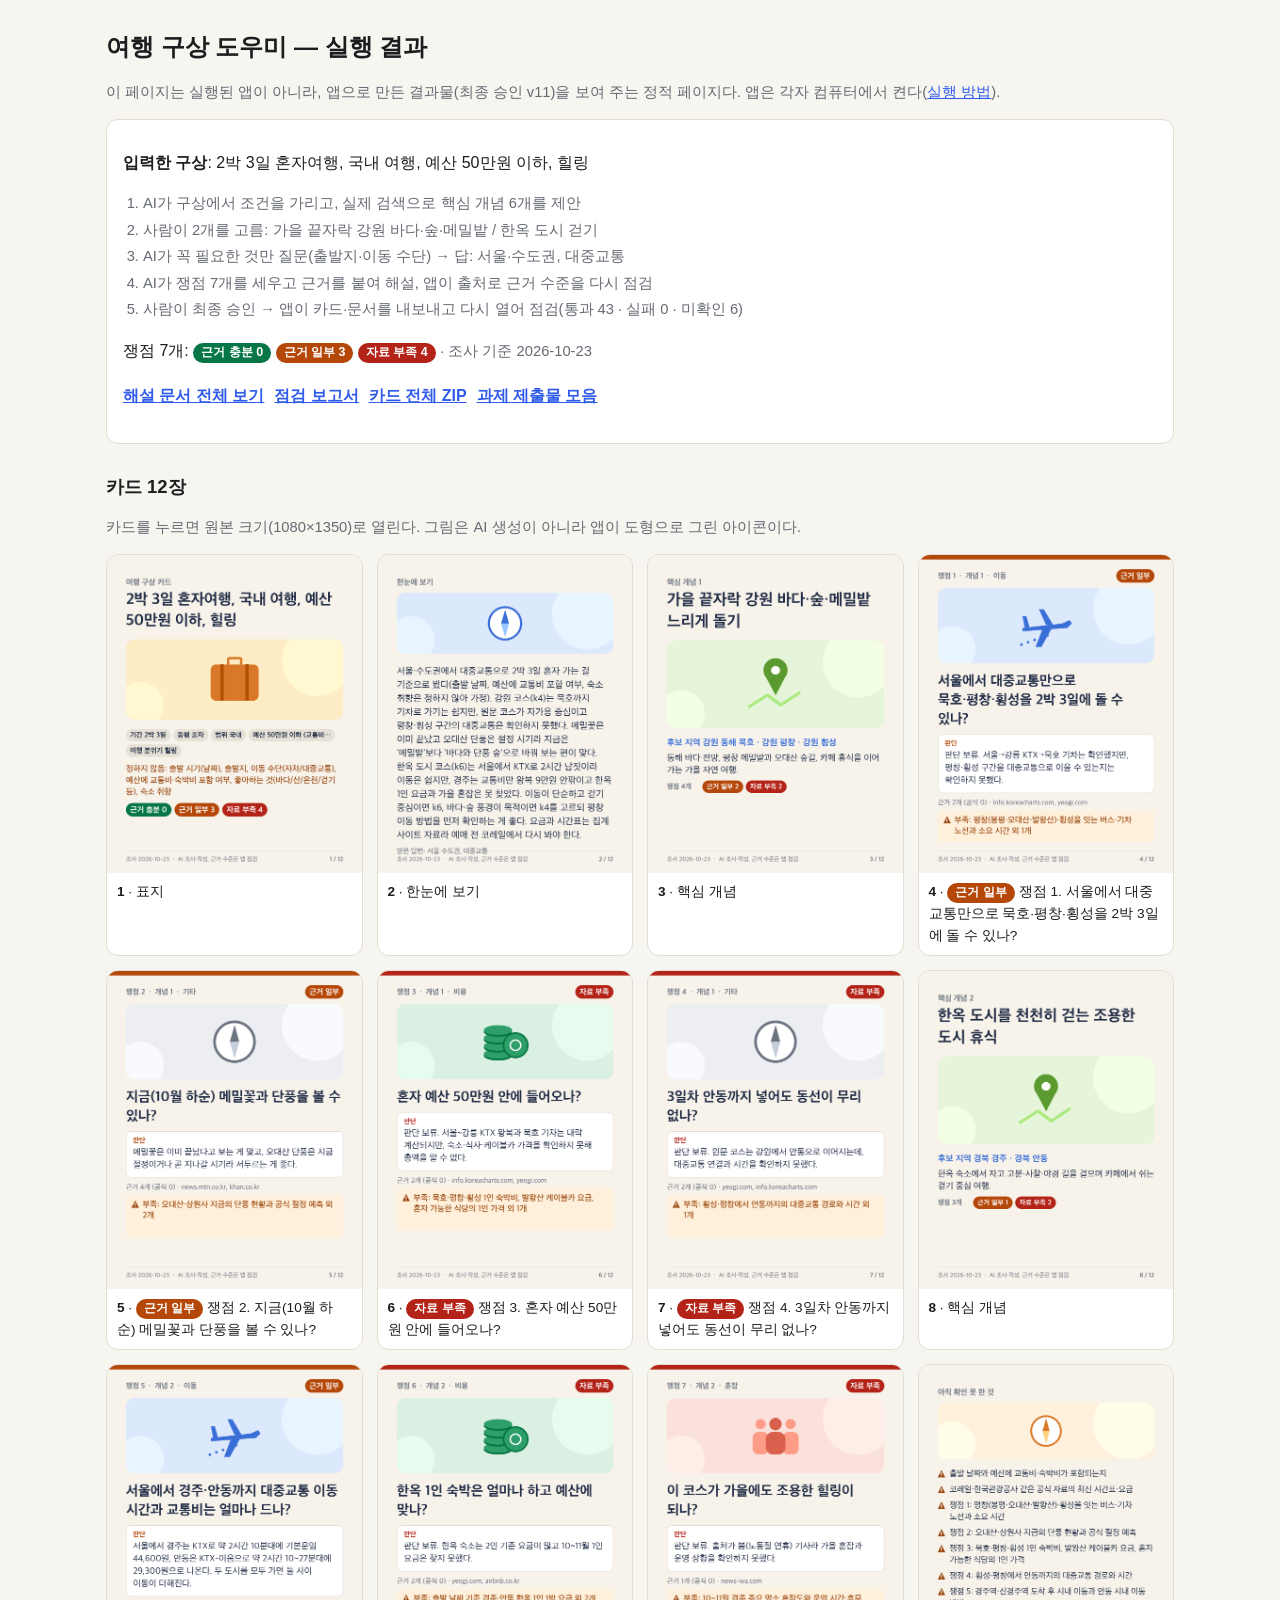
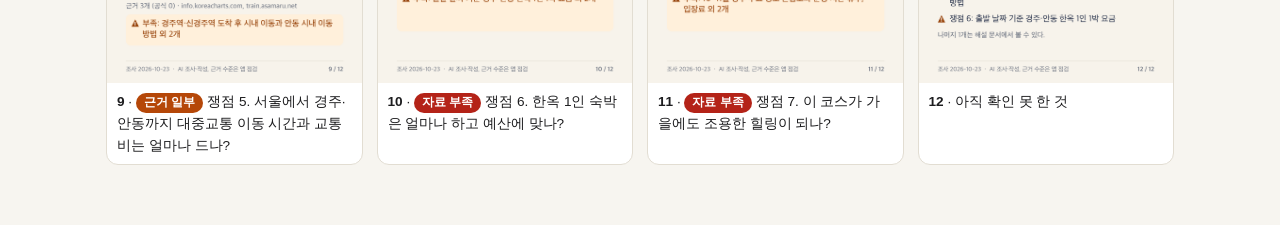
<file: docs/index.html>
<!doctype html>
<html lang="ko"><head><meta charset="utf-8"><meta name="viewport" content="width=device-width, initial-scale=1">
<title>여행 구상 결과 보기</title>
<meta name="description" content="여행 구상 도우미로 만든 정상 입력 결과: 카드 12장과 해설 문서">
<style>
:root { --bg:#f7f5f0; --fg:#1d1d1f; --muted:#666a73; --card:#fff; --line:#e2ddd2; --accent:#2f5bea; --ok:#067647; --part:#b54708; --none:#b42318; }
@media (prefers-color-scheme: dark) { :root { --bg:#16171b; --fg:#ecebe8; --muted:#a3a6ad; --card:#202227; --line:#33363d; --accent:#7f9cff; } }
* { box-sizing:border-box; }
body { margin:0; background:var(--bg); color:var(--fg); font-family:-apple-system, "Apple SD Gothic Neo", "Noto Sans KR", sans-serif; line-height:1.6; }
main { max-width:1100px; margin:0 auto; padding:28px 16px 60px; }
h1 { font-size:1.5rem; margin:0 0 4px; } h2 { font-size:1.15rem; margin:28px 0 10px; }
.muted { color:var(--muted); font-size:.92rem; }
.box { background:var(--card); border:1px solid var(--line); border-radius:12px; padding:14px 16px; margin:12px 0; }
.lv { display:inline-block; color:#fff; border-radius:99px; padding:0 8px; font-size:.78rem; font-weight:600; }
.lv.ok { background:var(--ok); } .lv.part { background:var(--part); } .lv.none { background:var(--none); }
.links a { display:inline-block; margin:4px 10px 4px 0; color:var(--accent); font-weight:600; }
.grid { display:grid; grid-template-columns:repeat(auto-fill, minmax(230px, 1fr)); gap:14px; }
figure { margin:0; background:var(--card); border:1px solid var(--line); border-radius:12px; overflow:hidden; }
figure img { width:100%; display:block; aspect-ratio:4/5; object-fit:cover; }
figcaption { padding:8px 10px; font-size:.85rem; }
ol { padding-left:20px; } li { margin:3px 0; }
a { color:var(--accent); }
</style></head>
<body><main>
<h1>여행 구상 도우미 — 실행 결과</h1>
<p class="muted">이 페이지는 실행된 앱이 아니라, 앱으로 만든 결과물(최종 승인 v11)을 보여 주는 정적 페이지다. 앱은 각자 컴퓨터에서 켠다(<a href="https://github.com/borigunbbang/travel-idea-helper#readme">실행 방법</a>).</p>

<div class="box">
<p><b>입력한 구상</b>: 2박 3일 혼자여행, 국내 여행, 예산 50만원 이하, 힐링</p>
<ol class="muted">
<li>AI가 구상에서 조건을 가리고, 실제 검색으로 핵심 개념 6개를 제안</li>
<li>사람이 2개를 고름: 가을 끝자락 강원 바다·숲·메밀밭 / 한옥 도시 걷기</li>
<li>AI가 꼭 필요한 것만 질문(출발지·이동 수단) → 답: 서울·수도권, 대중교통</li>
<li>AI가 쟁점 7개를 세우고 근거를 붙여 해설, 앱이 출처로 근거 수준을 다시 점검</li>
<li>사람이 최종 승인 → 앱이 카드·문서를 내보내고 다시 열어 점검(통과 43 · 실패 0 · 미확인 6)</li>
</ol>
<p>쟁점 7개: <span class="lv ok">근거 충분 0</span> <span class="lv part">근거 일부 3</span> <span class="lv none">자료 부족 4</span>
<span class="muted"> · 조사 기준 2026-10-23</span></p>
<p class="links"><a href="guide.html">해설 문서 전체 보기</a><a href="https://github.com/borigunbbang/travel-idea-helper/blob/main/submission/run-normal/export/check_report.md">점검 보고서</a><a href="https://github.com/borigunbbang/travel-idea-helper/raw/main/submission/run-normal/export/travel-cards.zip">카드 전체 ZIP</a><a href="https://github.com/borigunbbang/travel-idea-helper/blob/main/submission/README.md">과제 제출물 모음</a></p>
</div>

<h2>카드 12장</h2>
<p class="muted">카드를 누르면 원본 크기(1080×1350)로 열린다. 그림은 AI 생성이 아니라 앱이 도형으로 그린 아이콘이다.</p>
<div class="grid">
<figure><a href="cards/card-01-cover.png" target="_blank" rel="noopener"><img src="cards/card-01-cover.png" alt="1번째 카드" loading="lazy"></a>
<figcaption><b>1</b> · 표지</figcaption></figure>
<figure><a href="cards/card-02-overview.png" target="_blank" rel="noopener"><img src="cards/card-02-overview.png" alt="2번째 카드" loading="lazy"></a>
<figcaption><b>2</b> · 한눈에 보기</figcaption></figure>
<figure><a href="cards/card-03-concept.png" target="_blank" rel="noopener"><img src="cards/card-03-concept.png" alt="3번째 카드" loading="lazy"></a>
<figcaption><b>3</b> · 핵심 개념</figcaption></figure>
<figure><a href="cards/card-04-issue.png" target="_blank" rel="noopener"><img src="cards/card-04-issue.png" alt="4번째 카드" loading="lazy"></a>
<figcaption><b>4</b> · <span class="lv part">근거 일부</span> 쟁점 1. 서울에서 대중교통만으로 묵호·평창·횡성을 2박 3일에 돌 수 있나?</figcaption></figure>
<figure><a href="cards/card-05-issue.png" target="_blank" rel="noopener"><img src="cards/card-05-issue.png" alt="5번째 카드" loading="lazy"></a>
<figcaption><b>5</b> · <span class="lv part">근거 일부</span> 쟁점 2. 지금(10월 하순) 메밀꽃과 단풍을 볼 수 있나?</figcaption></figure>
<figure><a href="cards/card-06-issue.png" target="_blank" rel="noopener"><img src="cards/card-06-issue.png" alt="6번째 카드" loading="lazy"></a>
<figcaption><b>6</b> · <span class="lv none">자료 부족</span> 쟁점 3. 혼자 예산 50만원 안에 들어오나?</figcaption></figure>
<figure><a href="cards/card-07-issue.png" target="_blank" rel="noopener"><img src="cards/card-07-issue.png" alt="7번째 카드" loading="lazy"></a>
<figcaption><b>7</b> · <span class="lv none">자료 부족</span> 쟁점 4. 3일차 안동까지 넣어도 동선이 무리 없나?</figcaption></figure>
<figure><a href="cards/card-08-concept.png" target="_blank" rel="noopener"><img src="cards/card-08-concept.png" alt="8번째 카드" loading="lazy"></a>
<figcaption><b>8</b> · 핵심 개념</figcaption></figure>
<figure><a href="cards/card-09-issue.png" target="_blank" rel="noopener"><img src="cards/card-09-issue.png" alt="9번째 카드" loading="lazy"></a>
<figcaption><b>9</b> · <span class="lv part">근거 일부</span> 쟁점 5. 서울에서 경주·안동까지 대중교통 이동 시간과 교통비는 얼마나 드나?</figcaption></figure>
<figure><a href="cards/card-10-issue.png" target="_blank" rel="noopener"><img src="cards/card-10-issue.png" alt="10번째 카드" loading="lazy"></a>
<figcaption><b>10</b> · <span class="lv none">자료 부족</span> 쟁점 6. 한옥 1인 숙박은 얼마나 하고 예산에 맞나?</figcaption></figure>
<figure><a href="cards/card-11-issue.png" target="_blank" rel="noopener"><img src="cards/card-11-issue.png" alt="11번째 카드" loading="lazy"></a>
<figcaption><b>11</b> · <span class="lv none">자료 부족</span> 쟁점 7. 이 코스가 가을에도 조용한 힐링이 되나?</figcaption></figure>
<figure><a href="cards/card-12-gaps.png" target="_blank" rel="noopener"><img src="cards/card-12-gaps.png" alt="12번째 카드" loading="lazy"></a>
<figcaption><b>12</b> · 아직 확인 못 한 것</figcaption></figure>
</div>
</main></body></html>
</file>
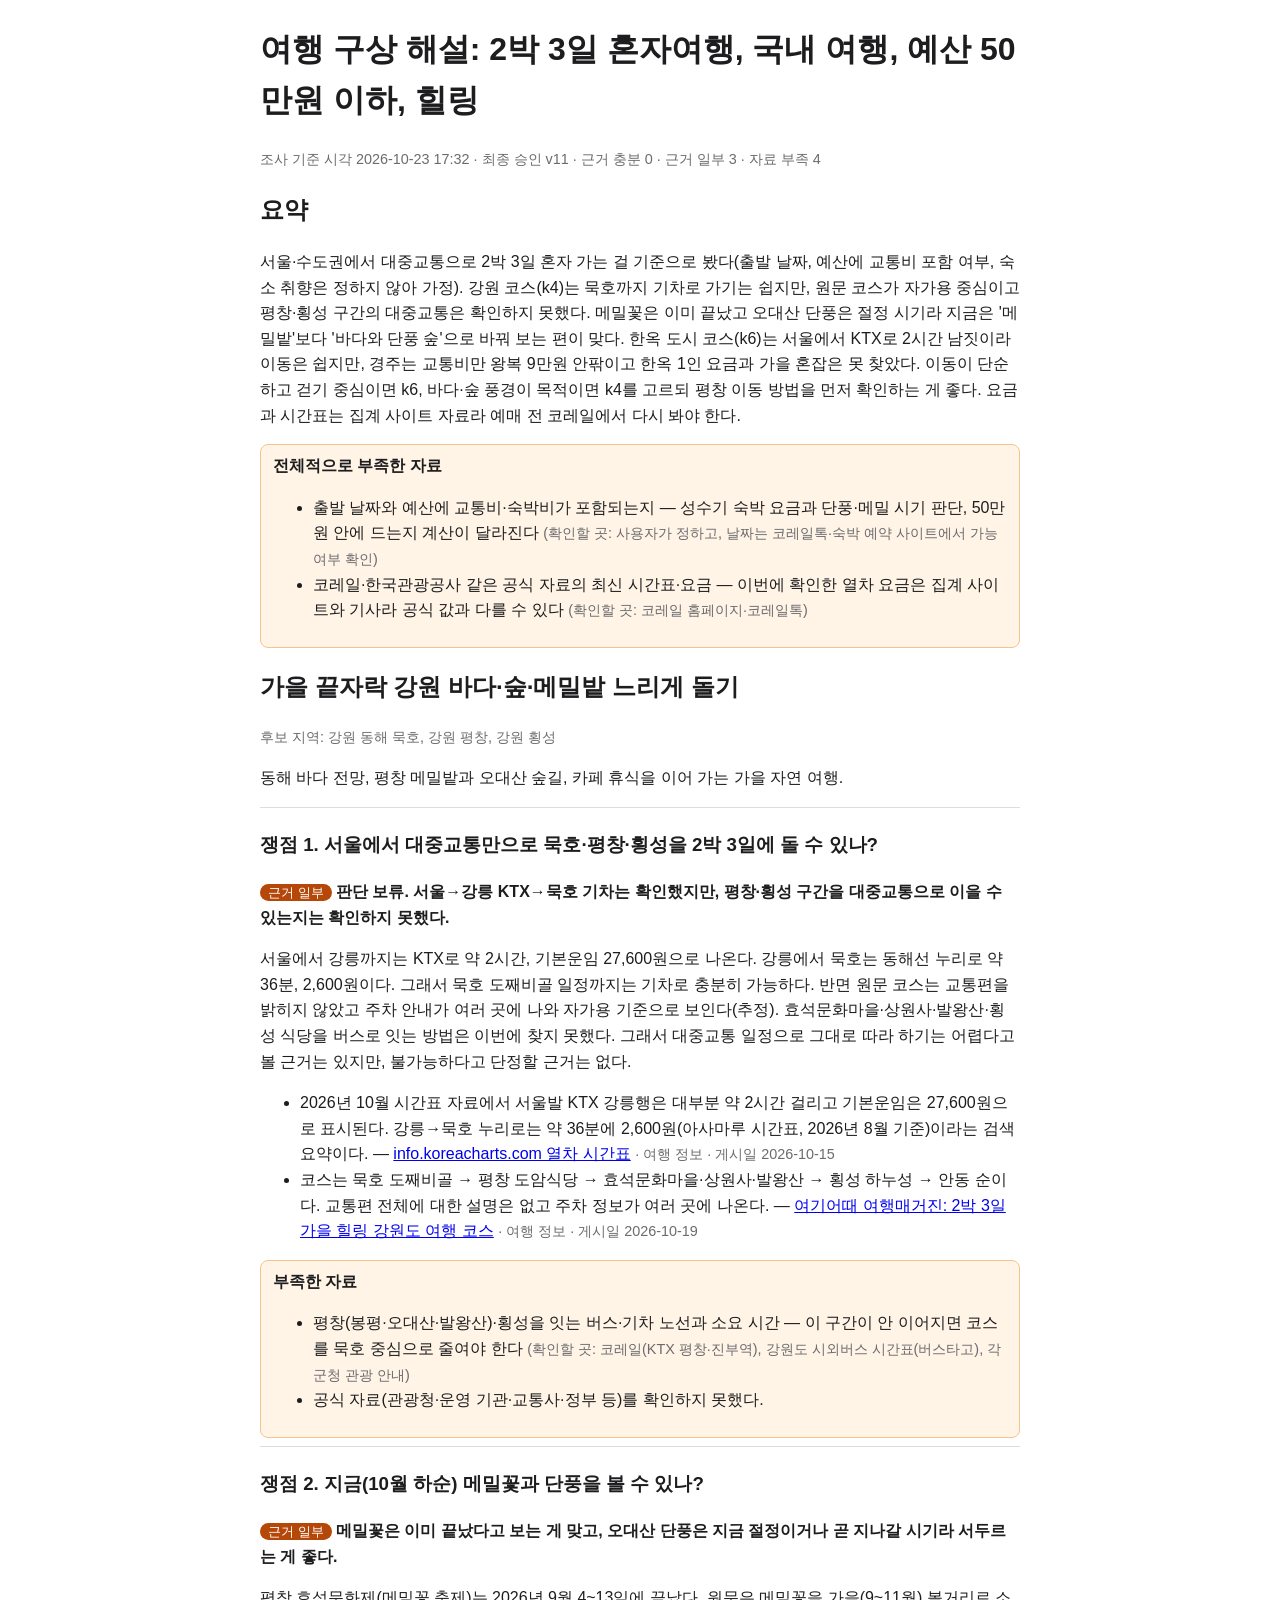
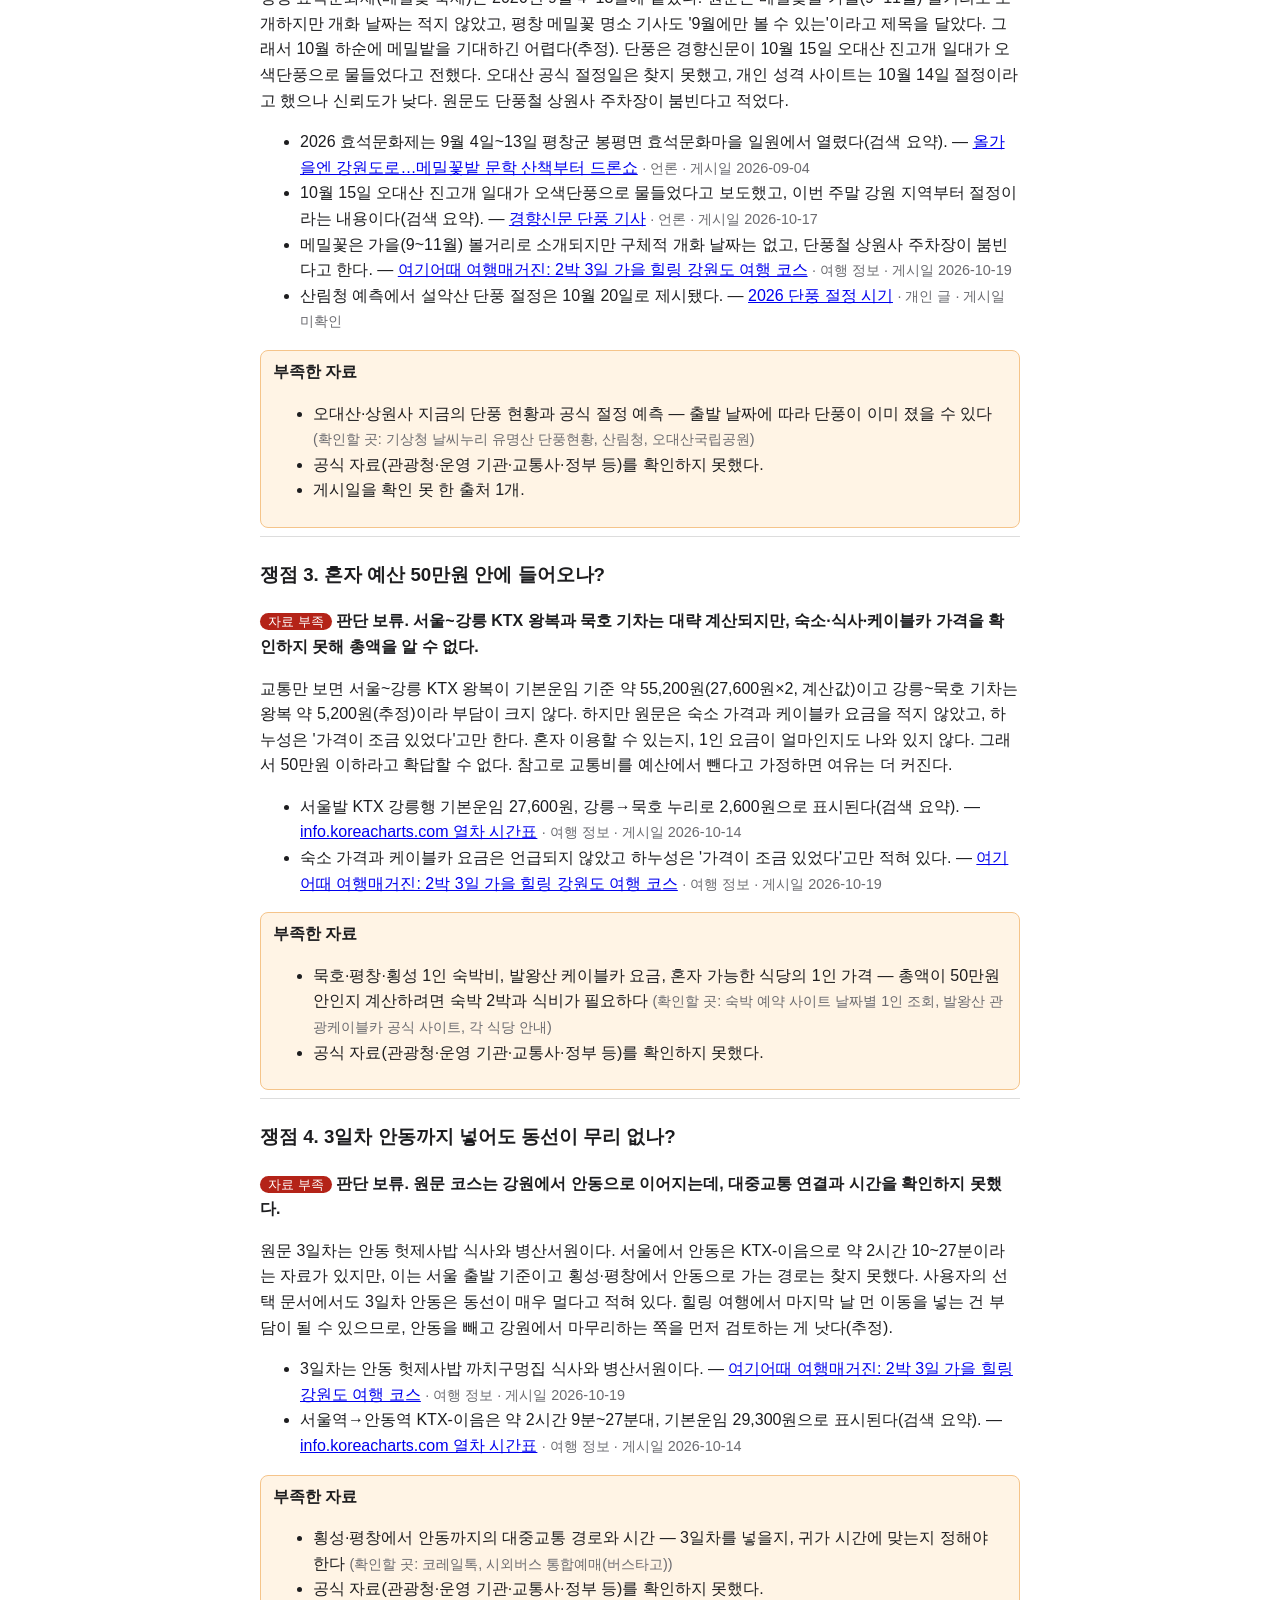
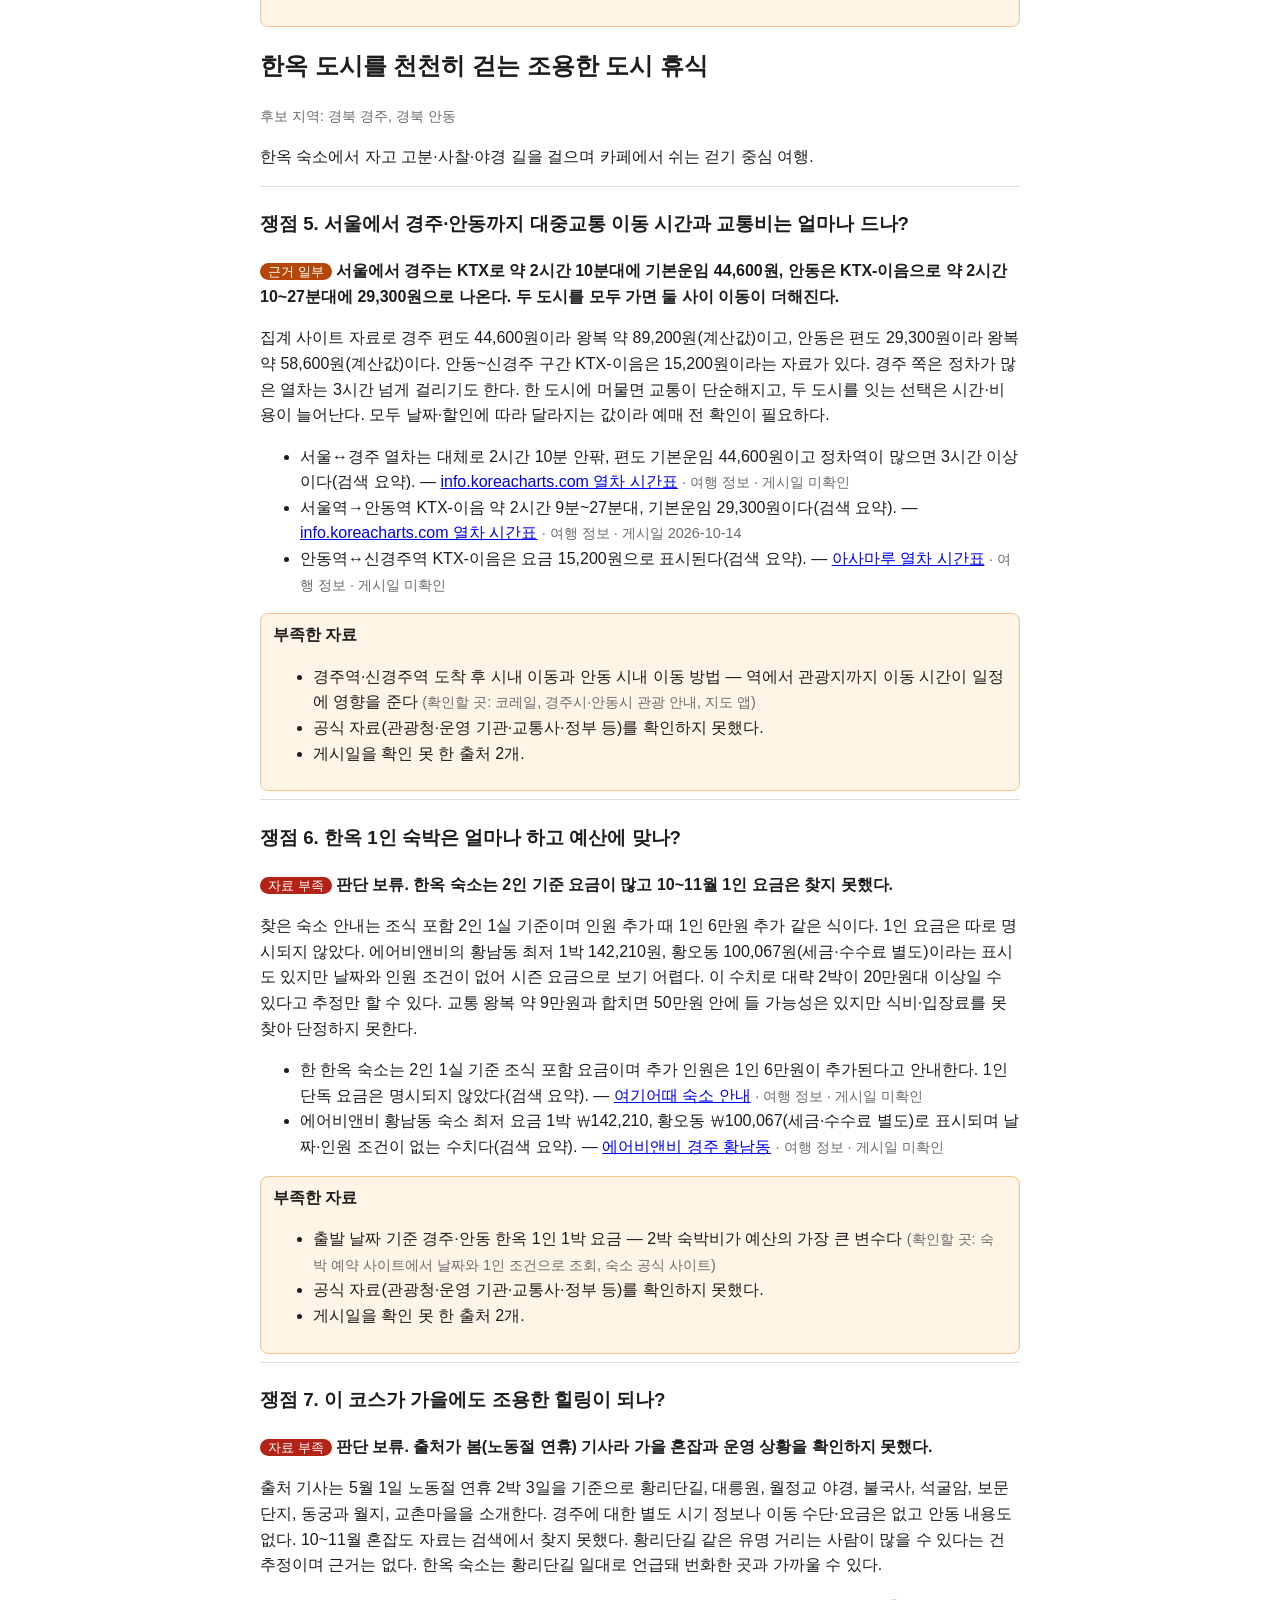
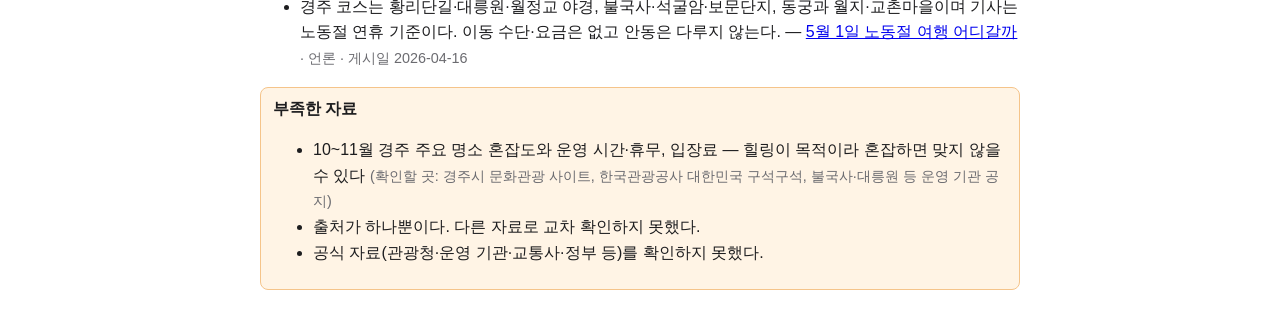
<file: docs/guide.html>
<!doctype html><html lang=ko><head><meta charset=utf-8><meta name=viewport content='width=device-width,initial-scale=1'><title>2박 3일 혼자여행, 국내 여행, 예산 50만원 이하, 힐링</title><style>body{font-family:-apple-system,'Apple SD Gothic Neo',sans-serif;max-width:760px;margin:24px auto;padding:0 16px;line-height:1.6;color:#1d1d1f}.m{color:#6b6b70;font-size:.9em}.gap{background:#fff4e5;border:1px solid #f5c48a;border-radius:8px;padding:8px 12px;margin:8px 0}.lv{color:#fff;border-radius:99px;padding:1px 8px;font-size:.8em}section{border-top:1px solid #ddd;padding-top:4px}</style></head><body><h1>여행 구상 해설: 2박 3일 혼자여행, 국내 여행, 예산 50만원 이하, 힐링</h1><p class=m>조사 기준 시각 2026-10-23 17:32 · 최종 승인 v11 · 근거 충분 0 · 근거 일부 3 · 자료 부족 4</p><h2>요약</h2><p>서울·수도권에서 대중교통으로 2박 3일 혼자 가는 걸 기준으로 봤다(출발 날짜, 예산에 교통비 포함 여부, 숙소 취향은 정하지 않아 가정). 강원 코스(k4)는 묵호까지 기차로 가기는 쉽지만, 원문 코스가 자가용 중심이고 평창·횡성 구간의 대중교통은 확인하지 못했다. 메밀꽃은 이미 끝났고 오대산 단풍은 절정 시기라 지금은 &#x27;메밀밭&#x27;보다 &#x27;바다와 단풍 숲&#x27;으로 바꿔 보는 편이 맞다. 한옥 도시 코스(k6)는 서울에서 KTX로 2시간 남짓이라 이동은 쉽지만, 경주는 교통비만 왕복 9만원 안팎이고 한옥 1인 요금과 가을 혼잡은 못 찾았다. 이동이 단순하고 걷기 중심이면 k6, 바다·숲 풍경이 목적이면 k4를 고르되 평창 이동 방법을 먼저 확인하는 게 좋다. 요금과 시간표는 집계 사이트 자료라 예매 전 코레일에서 다시 봐야 한다.</p><div class=gap><b>전체적으로 부족한 자료</b><ul><li>출발 날짜와 예산에 교통비·숙박비가 포함되는지 — 성수기 숙박 요금과 단풍·메밀 시기 판단, 50만원 안에 드는지 계산이 달라진다 <span class=m>(확인할 곳: 사용자가 정하고, 날짜는 코레일톡·숙박 예약 사이트에서 가능 여부 확인)</span></li><li>코레일·한국관광공사 같은 공식 자료의 최신 시간표·요금 — 이번에 확인한 열차 요금은 집계 사이트와 기사라 공식 값과 다를 수 있다 <span class=m>(확인할 곳: 코레일 홈페이지·코레일톡)</span></li></ul></div><h2>가을 끝자락 강원 바다·숲·메밀밭 느리게 돌기</h2><p class=m>후보 지역: 강원 동해 묵호, 강원 평창, 강원 횡성</p><p>동해 바다 전망, 평창 메밀밭과 오대산 숲길, 카페 휴식을 이어 가는 가을 자연 여행.</p><section><h3>쟁점 1. 서울에서 대중교통만으로 묵호·평창·횡성을 2박 3일에 돌 수 있나?</h3><p><span class=lv style='background:#b54708'>근거 일부</span> <b>판단 보류. 서울→강릉 KTX→묵호 기차는 확인했지만, 평창·횡성 구간을 대중교통으로 이을 수 있는지는 확인하지 못했다.</b></p><p>서울에서 강릉까지는 KTX로 약 2시간, 기본운임 27,600원으로 나온다. 강릉에서 묵호는 동해선 누리로 약 36분, 2,600원이다. 그래서 묵호 도째비골 일정까지는 기차로 충분히 가능하다. 반면 원문 코스는 교통편을 밝히지 않았고 주차 안내가 여러 곳에 나와 자가용 기준으로 보인다(추정). 효석문화마을·상원사·발왕산·횡성 식당을 버스로 잇는 방법은 이번에 찾지 못했다. 그래서 대중교통 일정으로 그대로 따라 하기는 어렵다고 볼 근거는 있지만, 불가능하다고 단정할 근거는 없다.</p><ul><li>2026년 10월 시간표 자료에서 서울발 KTX 강릉행은 대부분 약 2시간 걸리고 기본운임은 27,600원으로 표시된다. 강릉→묵호 누리로는 약 36분에 2,600원(아사마루 시간표, 2026년 8월 기준)이라는 검색 요약이다. — <a href='https://info.koreacharts.com/traintime/10007/10127/contents.html?date=2026-10-15'>info.koreacharts.com 열차 시간표</a> <span class=m>· 여행 정보 · 게시일 2026-10-15</span></li><li>코스는 묵호 도째비골 → 평창 도암식당 → 효석문화마을·상원사·발왕산 → 횡성 하누성 → 안동 순이다. 교통편 전체에 대한 설명은 없고 주차 정보가 여러 곳에 나온다. — <a href='https://www.yeogi.com/content/tripholic-dom-ko-gangwon-pyeongchang-course'>여기어때 여행매거진: 2박 3일 가을 힐링 강원도 여행 코스</a> <span class=m>· 여행 정보 · 게시일 2026-10-19</span></li></ul><div class=gap><b>부족한 자료</b><ul><li>평창(봉평·오대산·발왕산)·횡성을 잇는 버스·기차 노선과 소요 시간 — 이 구간이 안 이어지면 코스를 묵호 중심으로 줄여야 한다 <span class=m>(확인할 곳: 코레일(KTX 평창·진부역), 강원도 시외버스 시간표(버스타고), 각 군청 관광 안내)</span></li><li>공식 자료(관광청·운영 기관·교통사·정부 등)를 확인하지 못했다.</li></ul></div></section><section><h3>쟁점 2. 지금(10월 하순) 메밀꽃과 단풍을 볼 수 있나?</h3><p><span class=lv style='background:#b54708'>근거 일부</span> <b>메밀꽃은 이미 끝났다고 보는 게 맞고, 오대산 단풍은 지금 절정이거나 곧 지나갈 시기라 서두르는 게 좋다.</b></p><p>평창 효석문화제(메밀꽃 축제)는 2026년 9월 4~13일에 끝났다. 원문은 메밀꽃을 가을(9~11월) 볼거리로 소개하지만 개화 날짜는 적지 않았고, 평창 메밀꽃 명소 기사도 &#x27;9월에만 볼 수 있는&#x27;이라고 제목을 달았다. 그래서 10월 하순에 메밀밭을 기대하긴 어렵다(추정). 단풍은 경향신문이 10월 15일 오대산 진고개 일대가 오색단풍으로 물들었다고 전했다. 오대산 공식 절정일은 찾지 못했고, 개인 성격 사이트는 10월 14일 절정이라고 했으나 신뢰도가 낮다. 원문도 단풍철 상원사 주차장이 붐빈다고 적었다.</p><ul><li>2026 효석문화제는 9월 4일~13일 평창군 봉평면 효석문화마을 일원에서 열렸다(검색 요약). — <a href='https://news.mtn.co.kr/news-detail/2026090411182527066'>올가을엔 강원도로…메밀꽃밭 문학 산책부터 드론쇼</a> <span class=m>· 언론 · 게시일 2026-09-04</span></li><li>10월 15일 오대산 진고개 일대가 오색단풍으로 물들었다고 보도했고, 이번 주말 강원 지역부터 절정이라는 내용이다(검색 요약). — <a href='https://khan.co.kr/article/202610170600121'>경향신문 단풍 기사</a> <span class=m>· 언론 · 게시일 2026-10-17</span></li><li>메밀꽃은 가을(9~11월) 볼거리로 소개되지만 구체적 개화 날짜는 없고, 단풍철 상원사 주차장이 붐빈다고 한다. — <a href='https://www.yeogi.com/content/tripholic-dom-ko-gangwon-pyeongchang-course'>여기어때 여행매거진: 2박 3일 가을 힐링 강원도 여행 코스</a> <span class=m>· 여행 정보 · 게시일 2026-10-19</span></li><li>산림청 예측에서 설악산 단풍 절정은 10월 20일로 제시됐다. — <a href='https://foxcg.com/2026-autumn-foliage-peak/'>2026 단풍 절정 시기</a> <span class=m>· 개인 글 · 게시일 미확인</span></li></ul><div class=gap><b>부족한 자료</b><ul><li>오대산·상원사 지금의 단풍 현황과 공식 절정 예측 — 출발 날짜에 따라 단풍이 이미 졌을 수 있다 <span class=m>(확인할 곳: 기상청 날씨누리 유명산 단풍현황, 산림청, 오대산국립공원)</span></li><li>공식 자료(관광청·운영 기관·교통사·정부 등)를 확인하지 못했다.</li><li>게시일을 확인 못 한 출처 1개.</li></ul></div></section><section><h3>쟁점 3. 혼자 예산 50만원 안에 들어오나?</h3><p><span class=lv style='background:#b42318'>자료 부족</span> <b>판단 보류. 서울~강릉 KTX 왕복과 묵호 기차는 대략 계산되지만, 숙소·식사·케이블카 가격을 확인하지 못해 총액을 알 수 없다.</b></p><p>교통만 보면 서울~강릉 KTX 왕복이 기본운임 기준 약 55,200원(27,600원×2, 계산값)이고 강릉~묵호 기차는 왕복 약 5,200원(추정)이라 부담이 크지 않다. 하지만 원문은 숙소 가격과 케이블카 요금을 적지 않았고, 하누성은 &#x27;가격이 조금 있었다&#x27;고만 한다. 혼자 이용할 수 있는지, 1인 요금이 얼마인지도 나와 있지 않다. 그래서 50만원 이하라고 확답할 수 없다. 참고로 교통비를 예산에서 뺀다고 가정하면 여유는 더 커진다.</p><ul><li>서울발 KTX 강릉행 기본운임 27,600원, 강릉→묵호 누리로 2,600원으로 표시된다(검색 요약). — <a href='https://info.koreacharts.com/traintime/10007/10127/contents.html?date=2026-10-14'>info.koreacharts.com 열차 시간표</a> <span class=m>· 여행 정보 · 게시일 2026-10-14</span></li><li>숙소 가격과 케이블카 요금은 언급되지 않았고 하누성은 &#x27;가격이 조금 있었다&#x27;고만 적혀 있다. — <a href='https://www.yeogi.com/content/tripholic-dom-ko-gangwon-pyeongchang-course'>여기어때 여행매거진: 2박 3일 가을 힐링 강원도 여행 코스</a> <span class=m>· 여행 정보 · 게시일 2026-10-19</span></li></ul><div class=gap><b>부족한 자료</b><ul><li>묵호·평창·횡성 1인 숙박비, 발왕산 케이블카 요금, 혼자 가능한 식당의 1인 가격 — 총액이 50만원 안인지 계산하려면 숙박 2박과 식비가 필요하다 <span class=m>(확인할 곳: 숙박 예약 사이트 날짜별 1인 조회, 발왕산 관광케이블카 공식 사이트, 각 식당 안내)</span></li><li>공식 자료(관광청·운영 기관·교통사·정부 등)를 확인하지 못했다.</li></ul></div></section><section><h3>쟁점 4. 3일차 안동까지 넣어도 동선이 무리 없나?</h3><p><span class=lv style='background:#b42318'>자료 부족</span> <b>판단 보류. 원문 코스는 강원에서 안동으로 이어지는데, 대중교통 연결과 시간을 확인하지 못했다.</b></p><p>원문 3일차는 안동 헛제사밥 식사와 병산서원이다. 서울에서 안동은 KTX-이음으로 약 2시간 10~27분이라는 자료가 있지만, 이는 서울 출발 기준이고 횡성·평창에서 안동으로 가는 경로는 찾지 못했다. 사용자의 선택 문서에서도 3일차 안동은 동선이 매우 멀다고 적혀 있다. 힐링 여행에서 마지막 날 먼 이동을 넣는 건 부담이 될 수 있으므로, 안동을 빼고 강원에서 마무리하는 쪽을 먼저 검토하는 게 낫다(추정).</p><ul><li>3일차는 안동 헛제사밥 까치구멍집 식사와 병산서원이다. — <a href='https://www.yeogi.com/content/tripholic-dom-ko-gangwon-pyeongchang-course'>여기어때 여행매거진: 2박 3일 가을 힐링 강원도 여행 코스</a> <span class=m>· 여행 정보 · 게시일 2026-10-19</span></li><li>서울역→안동역 KTX-이음은 약 2시간 9분~27분대, 기본운임 29,300원으로 표시된다(검색 요약). — <a href='https://info.koreacharts.com/traintime/10007/10312/contents.html?date=2026-10-14'>info.koreacharts.com 열차 시간표</a> <span class=m>· 여행 정보 · 게시일 2026-10-14</span></li></ul><div class=gap><b>부족한 자료</b><ul><li>횡성·평창에서 안동까지의 대중교통 경로와 시간 — 3일차를 넣을지, 귀가 시간에 맞는지 정해야 한다 <span class=m>(확인할 곳: 코레일톡, 시외버스 통합예매(버스타고))</span></li><li>공식 자료(관광청·운영 기관·교통사·정부 등)를 확인하지 못했다.</li></ul></div></section><h2>한옥 도시를 천천히 걷는 조용한 도시 휴식</h2><p class=m>후보 지역: 경북 경주, 경북 안동</p><p>한옥 숙소에서 자고 고분·사찰·야경 길을 걸으며 카페에서 쉬는 걷기 중심 여행.</p><section><h3>쟁점 5. 서울에서 경주·안동까지 대중교통 이동 시간과 교통비는 얼마나 드나?</h3><p><span class=lv style='background:#b54708'>근거 일부</span> <b>서울에서 경주는 KTX로 약 2시간 10분대에 기본운임 44,600원, 안동은 KTX-이음으로 약 2시간 10~27분대에 29,300원으로 나온다. 두 도시를 모두 가면 둘 사이 이동이 더해진다.</b></p><p>집계 사이트 자료로 경주 편도 44,600원이라 왕복 약 89,200원(계산값)이고, 안동은 편도 29,300원이라 왕복 약 58,600원(계산값)이다. 안동~신경주 구간 KTX-이음은 15,200원이라는 자료가 있다. 경주 쪽은 정차가 많은 열차는 3시간 넘게 걸리기도 한다. 한 도시에 머물면 교통이 단순해지고, 두 도시를 잇는 선택은 시간·비용이 늘어난다. 모두 날짜·할인에 따라 달라지는 값이라 예매 전 확인이 필요하다.</p><ul><li>서울↔경주 열차는 대체로 2시간 10분 안팎, 편도 기본운임 44,600원이고 정차역이 많으면 3시간 이상이다(검색 요약). — <a href='https://info.koreacharts.com/traintime/10311/10007/contents.html'>info.koreacharts.com 열차 시간표</a> <span class=m>· 여행 정보 · 게시일 미확인</span></li><li>서울역→안동역 KTX-이음 약 2시간 9분~27분대, 기본운임 29,300원이다(검색 요약). — <a href='https://info.koreacharts.com/traintime/10007/10312/contents.html?date=2026-10-14'>info.koreacharts.com 열차 시간표</a> <span class=m>· 여행 정보 · 게시일 2026-10-14</span></li><li>안동역↔신경주역 KTX-이음은 요금 15,200원으로 표시된다(검색 요약). — <a href='https://train.asamaru.net/시간표/안동역-중앙선/출발/신경주역-경부선/도착/'>아사마루 열차 시간표</a> <span class=m>· 여행 정보 · 게시일 미확인</span></li></ul><div class=gap><b>부족한 자료</b><ul><li>경주역·신경주역 도착 후 시내 이동과 안동 시내 이동 방법 — 역에서 관광지까지 이동 시간이 일정에 영향을 준다 <span class=m>(확인할 곳: 코레일, 경주시·안동시 관광 안내, 지도 앱)</span></li><li>공식 자료(관광청·운영 기관·교통사·정부 등)를 확인하지 못했다.</li><li>게시일을 확인 못 한 출처 2개.</li></ul></div></section><section><h3>쟁점 6. 한옥 1인 숙박은 얼마나 하고 예산에 맞나?</h3><p><span class=lv style='background:#b42318'>자료 부족</span> <b>판단 보류. 한옥 숙소는 2인 기준 요금이 많고 10~11월 1인 요금은 찾지 못했다.</b></p><p>찾은 숙소 안내는 조식 포함 2인 1실 기준이며 인원 추가 때 1인 6만원 추가 같은 식이다. 1인 요금은 따로 명시되지 않았다. 에어비앤비의 황남동 최저 1박 142,210원, 황오동 100,067원(세금·수수료 별도)이라는 표시도 있지만 날짜와 인원 조건이 없어 시즌 요금으로 보기 어렵다. 이 수치로 대략 2박이 20만원대 이상일 수 있다고 추정만 할 수 있다. 교통 왕복 약 9만원과 합치면 50만원 안에 들 가능성은 있지만 식비·입장료를 못 찾아 단정하지 못한다.</p><ul><li>한 한옥 숙소는 2인 1실 기준 조식 포함 요금이며 추가 인원은 1인 6만원이 추가된다고 안내한다. 1인 단독 요금은 명시되지 않았다(검색 요약). — <a href='https://www.yeogi.com/domestic-accommodations/89188'>여기어때 숙소 안내</a> <span class=m>· 여행 정보 · 게시일 미확인</span></li><li>에어비앤비 황남동 숙소 최저 요금 1박 ₩142,210, 황오동 ₩100,067(세금·수수료 별도)로 표시되며 날짜·인원 조건이 없는 수치다(검색 요약). — <a href='https://www.airbnb.co.kr/hwango-dong-gyeongju-si-south-korea/stays/family-friendly'>에어비앤비 경주 황남동</a> <span class=m>· 여행 정보 · 게시일 미확인</span></li></ul><div class=gap><b>부족한 자료</b><ul><li>출발 날짜 기준 경주·안동 한옥 1인 1박 요금 — 2박 숙박비가 예산의 가장 큰 변수다 <span class=m>(확인할 곳: 숙박 예약 사이트에서 날짜와 1인 조건으로 조회, 숙소 공식 사이트)</span></li><li>공식 자료(관광청·운영 기관·교통사·정부 등)를 확인하지 못했다.</li><li>게시일을 확인 못 한 출처 2개.</li></ul></div></section><section><h3>쟁점 7. 이 코스가 가을에도 조용한 힐링이 되나?</h3><p><span class=lv style='background:#b42318'>자료 부족</span> <b>판단 보류. 출처가 봄(노동절 연휴) 기사라 가을 혼잡과 운영 상황을 확인하지 못했다.</b></p><p>출처 기사는 5월 1일 노동절 연휴 2박 3일을 기준으로 황리단길, 대릉원, 월정교 야경, 불국사, 석굴암, 보문단지, 동궁과 월지, 교촌마을을 소개한다. 경주에 대한 별도 시기 정보나 이동 수단·요금은 없고 안동 내용도 없다. 10~11월 혼잡도 자료는 검색에서 찾지 못했다. 황리단길 같은 유명 거리는 사람이 많을 수 있다는 건 추정이며 근거는 없다. 한옥 숙소는 황리단길 일대로 언급돼 번화한 곳과 가까울 수 있다.</p><ul><li>경주 코스는 황리단길·대릉원·월정교 야경, 불국사·석굴암·보문단지, 동궁과 월지·교촌마을이며 기사는 노동절 연휴 기준이다. 이동 수단·요금은 없고 안동은 다루지 않는다. — <a href='https://www.news-wa.com/amp/travel/tour-korea/2026/04/16/20260416500008'>5월 1일 노동절 여행 어디갈까</a> <span class=m>· 언론 · 게시일 2026-04-16</span></li></ul><div class=gap><b>부족한 자료</b><ul><li>10~11월 경주 주요 명소 혼잡도와 운영 시간·휴무, 입장료 — 힐링이 목적이라 혼잡하면 맞지 않을 수 있다 <span class=m>(확인할 곳: 경주시 문화관광 사이트, 한국관광공사 대한민국 구석구석, 불국사·대릉원 등 운영 기관 공지)</span></li><li>출처가 하나뿐이다. 다른 자료로 교차 확인하지 못했다.</li><li>공식 자료(관광청·운영 기관·교통사·정부 등)를 확인하지 못했다.</li></ul></div></section></body></html>
</file>
